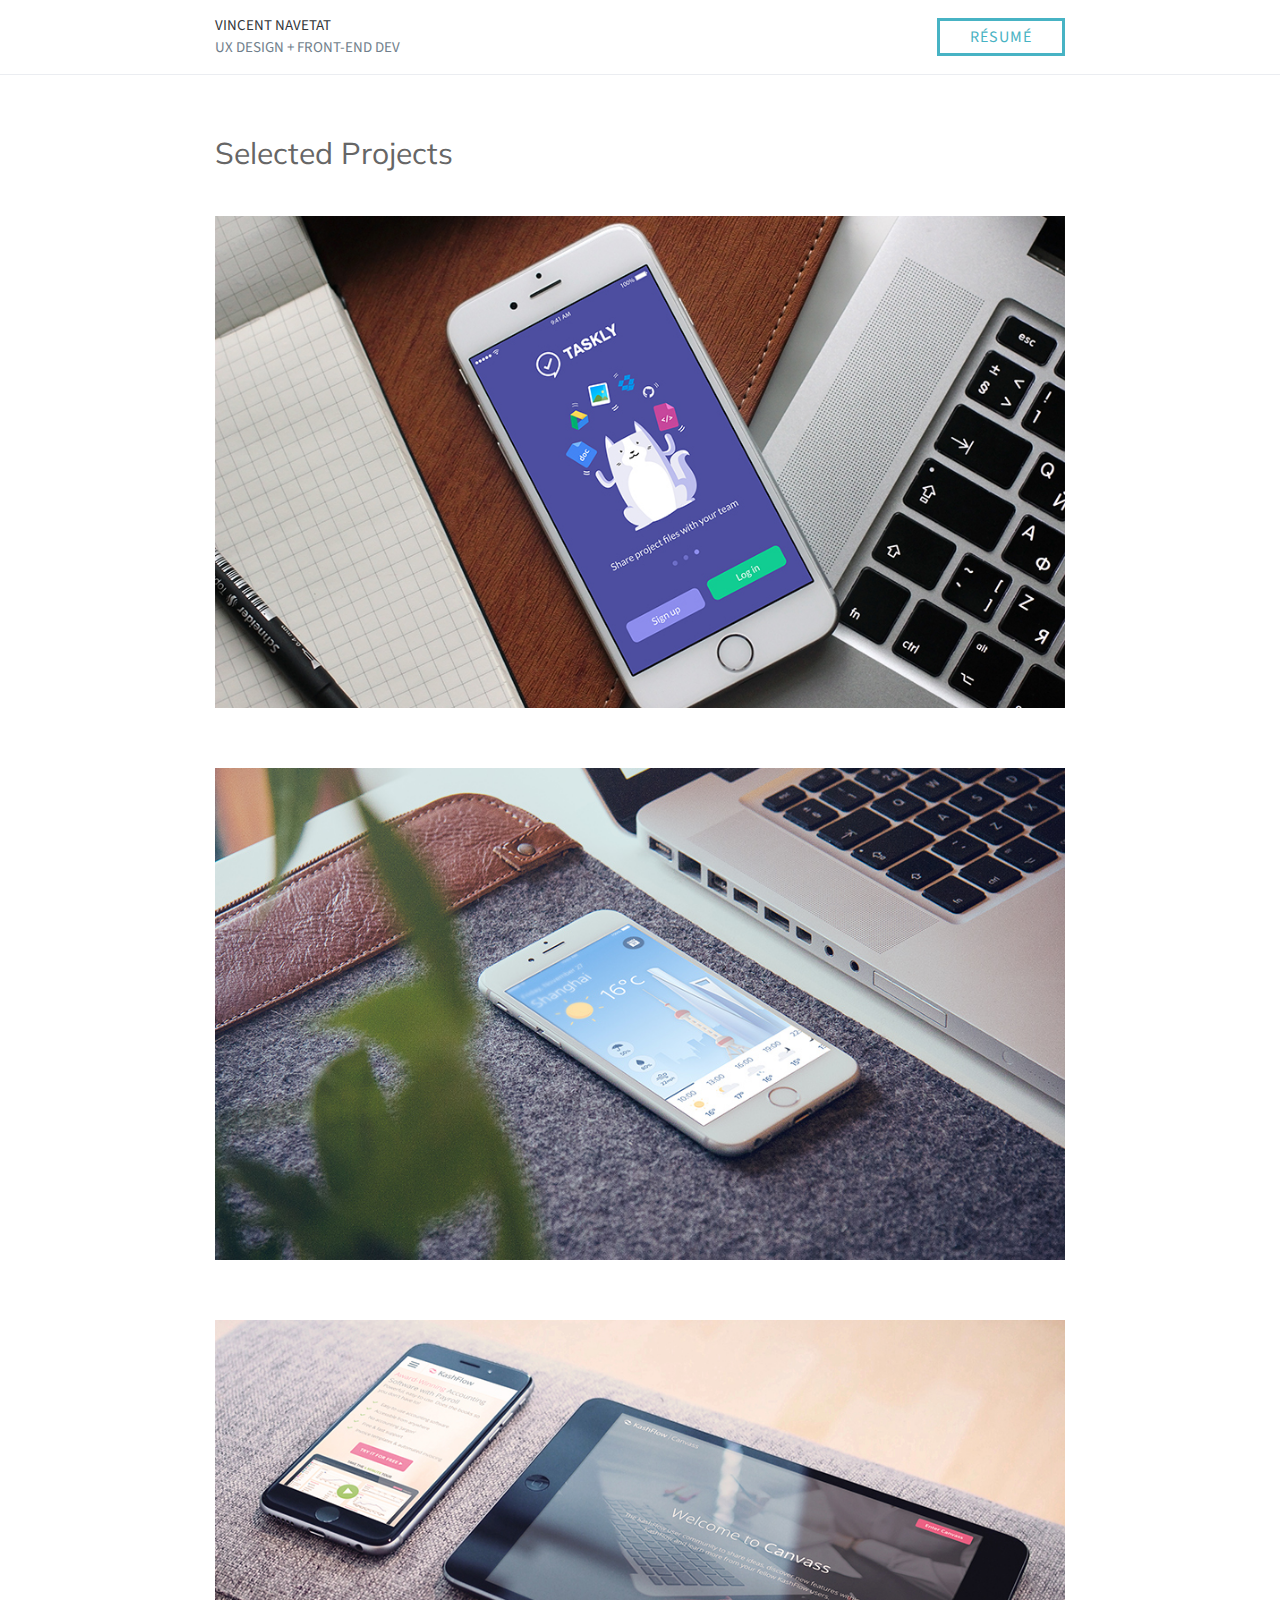
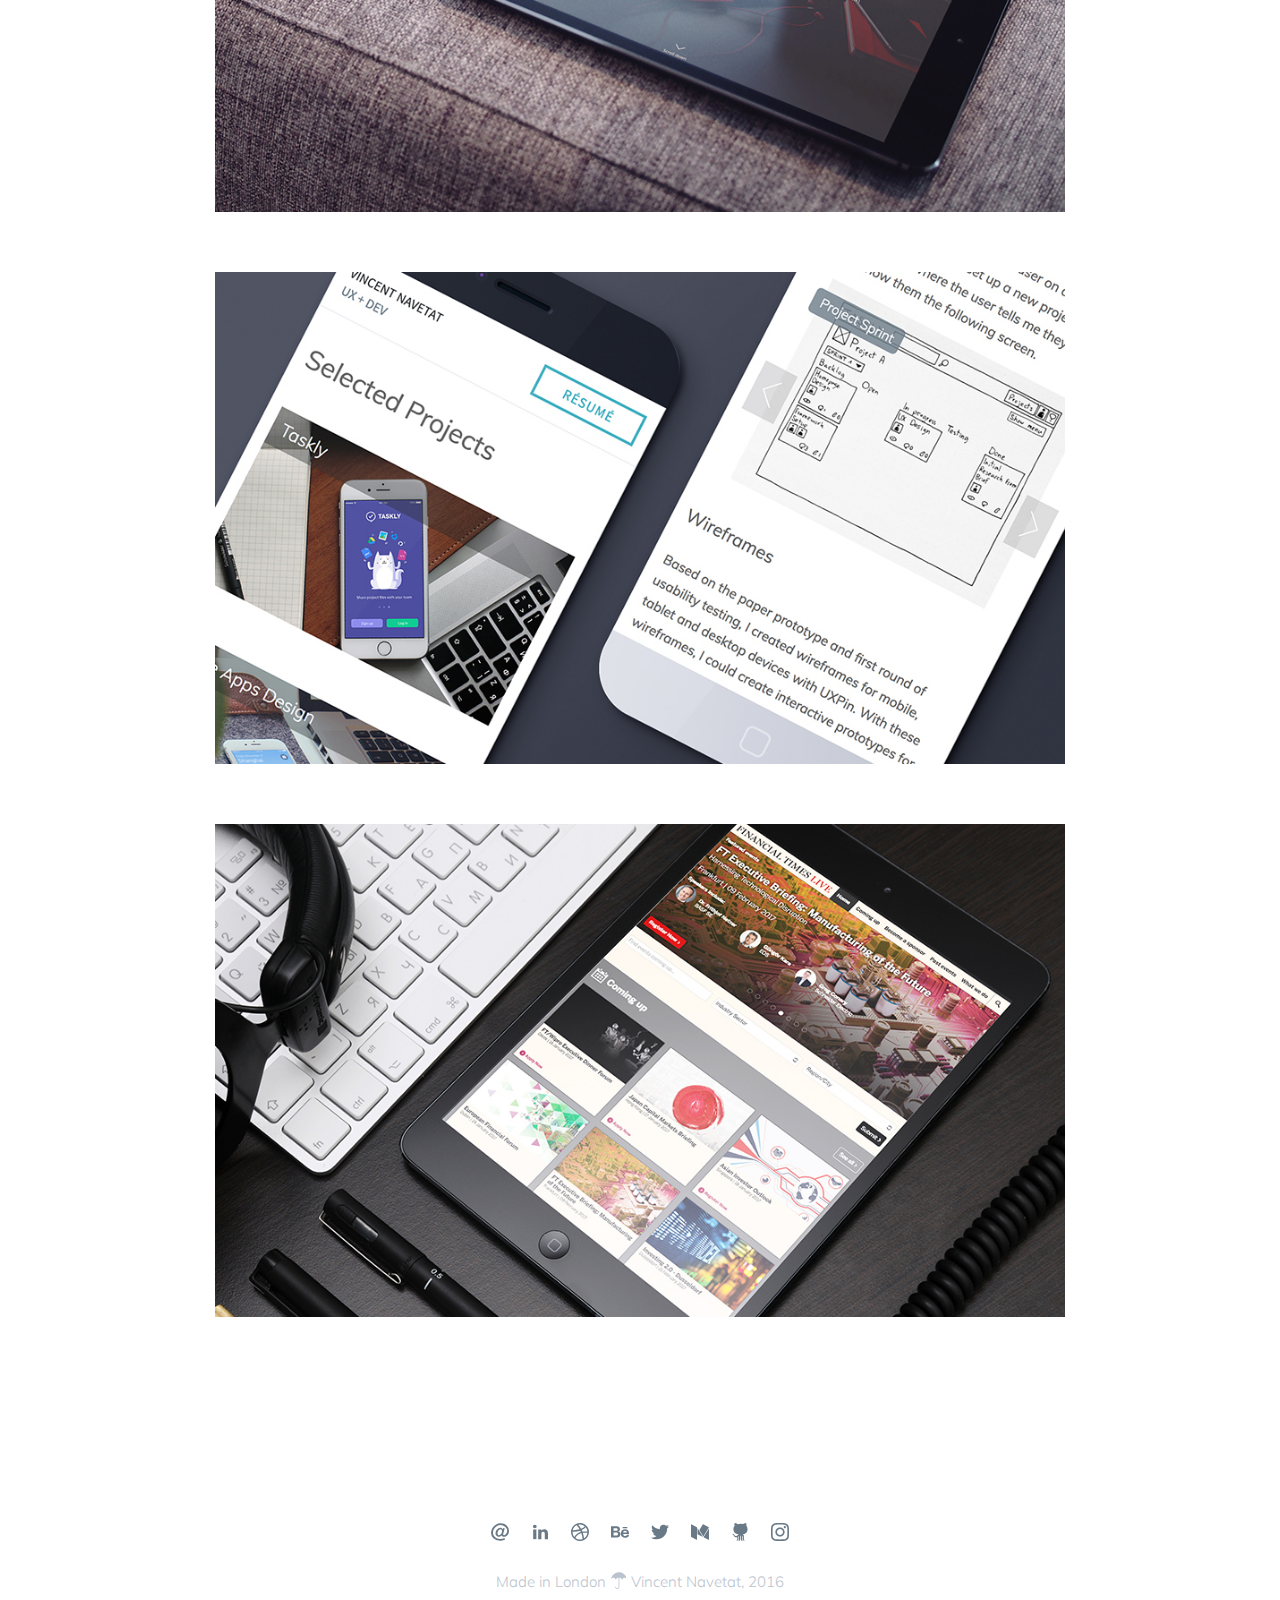
<file: index.html>
<!doctype html>
<html lang="en">
  <head>
    <meta charset="utf-8">
    <meta name="viewport" content="width=device-width, initial-scale=1">
    <meta name="description" content="Portfolio of Vincent Navetat, experienced UX Designer and Web Front-End Developer">
    <meta name="author" content="Vincent Navetat">
    <title>Vincent Navetat - UX Design, Front-End Development</title>
    <link rel="stylesheet" href="./styles.css" type="text/css" media="screen">
  </head>
  <body>
    <div id="app"></div>
    <script src="./index.js"></script>
    <script>
      (function(i,s,o,g,r,a,m){i['GoogleAnalyticsObject']=r;i[r]=i[r]||function(){
      (i[r].q=i[r].q||[]).push(arguments)},i[r].l=1*new Date();a=s.createElement(o),
      m=s.getElementsByTagName(o)[0];a.async=1;a.src=g;m.parentNode.insertBefore(a,m)
      })(window,document,'script','https://www.google-analytics.com/analytics.js','ga');
      ga('create', 'UA-84778972-1', 'auto');
      ga('send', 'pageview');
    </script>
  </body>
</html>
</file>
<file: styles.css>
@import url(https://fonts.googleapis.com/css?family=Muli:300,400|Source+Sans+Pro);/*! normalize.scss v0.1.0 | MIT License | based on git.io/normalize */html{font-family:sans-serif;-ms-text-size-adjust:100%;-webkit-text-size-adjust:100%}body{margin:0}article,aside,details,figcaption,figure,footer,header,hgroup,main,menu,nav,section,summary{display:block}audio,canvas,progress,video{display:inline-block;vertical-align:baseline}audio:not([controls]){display:none;height:0}[hidden],template{display:none}a{background-color:transparent}a:active,a:hover{outline:0}abbr[title]{border-bottom:1px dotted}b,strong{font-weight:700}dfn{font-style:italic}h1{font-size:2em;margin:.67em 0}mark{background:#ff0;color:#000}small{font-size:80%}sub,sup{font-size:75%;line-height:0;position:relative;vertical-align:baseline}sup{top:-.5em}sub{bottom:-.25em}img{border:0}svg:not(:root){overflow:hidden}figure{margin:1em 40px}hr{box-sizing:content-box;height:0}pre{overflow:auto}code,kbd,pre,samp{font-family:monospace,monospace;font-size:1em}button,input,optgroup,select,textarea{color:inherit;font:inherit;margin:0}button{overflow:visible}button,select{text-transform:none}button,html input[type=button],input[type=reset],input[type=submit]{-webkit-appearance:button;cursor:pointer}button[disabled],html input[disabled]{cursor:default}button::-moz-focus-inner,input::-moz-focus-inner{border:0;padding:0}input{line-height:normal}input[type=checkbox],input[type=radio]{box-sizing:border-box;padding:0}input[type=number]::-webkit-inner-spin-button,input[type=number]::-webkit-outer-spin-button{height:auto}input[type=search]{-webkit-appearance:textfield;box-sizing:content-box}input[type=search]::-webkit-search-cancel-button,input[type=search]::-webkit-search-decoration{-webkit-appearance:none}fieldset{border:1px solid silver;margin:0 2px;padding:.35em .625em .75em}legend{border:0;padding:0}textarea{overflow:auto}optgroup{font-weight:700}table{border-collapse:collapse;border-spacing:0}td,th{padding:0}html{box-sizing:border-box}*,:after,:before{box-sizing:inherit}.slick-slider{box-sizing:border-box;-moz-box-sizing:border-box;-webkit-touch-callout:none;-webkit-user-select:none;-moz-user-select:none;-ms-user-select:none;user-select:none;-ms-touch-action:pan-y;touch-action:pan-y;-webkit-tap-highlight-color:transparent}.slick-list,.slick-slider{position:relative;display:block}.slick-list{overflow:hidden;margin:0;padding:0}.slick-list:focus{outline:none}.slick-list.dragging{cursor:pointer;cursor:hand}.slick-slider .slick-track{-webkit-transform:translateZ(0);transform:translateZ(0)}.slick-track{position:relative;left:0;top:0;display:block}.slick-track:after,.slick-track:before{content:"";display:table}.slick-track:after{clear:both}.slick-loading .slick-track{visibility:hidden}.slick-slide{float:left;height:100%;min-height:1px;display:none}[dir=rtl] .slick-slide{float:right}.slick-slide img{display:block}.slick-slide.slick-loading img{display:none}.slick-slide.dragging img{pointer-events:none}.slick-initialized .slick-slide{display:block}.slick-loading .slick-slide{visibility:hidden}.slick-vertical .slick-slide{display:block;height:auto;border:1px solid transparent}.slick-next,.slick-prev{position:absolute;display:block;height:20px;width:20px;line-height:0;font-size:0;cursor:pointer;top:50%;margin-top:-10px;padding:0;border:none}.slick-next,.slick-next:focus,.slick-next:hover,.slick-prev,.slick-prev:focus,.slick-prev:hover{background:transparent;color:transparent;outline:none}.slick-next:focus:before,.slick-next:hover:before,.slick-prev:focus:before,.slick-prev:hover:before{opacity:1}.slick-next.slick-disabled:before,.slick-prev.slick-disabled:before{opacity:.25}.slick-next:before,.slick-prev:before{font-family:slick;font-size:20px;line-height:1;color:#fff;opacity:.75;-webkit-font-smoothing:antialiased;-moz-osx-font-smoothing:grayscale}.slick-prev{left:-25px}[dir=rtl] .slick-prev{left:auto;right:-25px}.slick-prev:before{content:"\E2\2020\90"}[dir=rtl] .slick-prev:before{content:"\E2\2020\2019"}.slick-next{right:-25px}[dir=rtl] .slick-next{left:-25px;right:auto}.slick-next:before{content:"\E2\2020\2019"}[dir=rtl] .slick-next:before{content:"\E2\2020\90"}.slick-slider{margin-bottom:30px}.slick-dots{position:absolute;bottom:-45px;list-style:none;display:block;text-align:center;padding:0;width:100%}.slick-dots li{position:relative;display:inline-block;margin:0 5px;padding:0}.slick-dots li,.slick-dots li button{height:20px;width:20px;cursor:pointer}.slick-dots li button{border:0;background:transparent;display:block;outline:none;line-height:0;font-size:0;color:transparent;padding:5px}.slick-dots li button:focus,.slick-dots li button:hover{outline:none}.slick-dots li button:focus:before,.slick-dots li button:hover:before{opacity:1}.slick-dots li button:before{position:absolute;top:0;left:0;content:"\E2\20AC\A2";width:20px;height:20px;font-family:slick;font-size:6px;line-height:20px;text-align:center;color:#000;opacity:.25;-webkit-font-smoothing:antialiased;-moz-osx-font-smoothing:grayscale}.slick-dots li.slick-active button:before{color:#000;opacity:.75}html{font-size:62.5%}body{color:#666;font-family:Muli,sans-serif;font-size:1.5rem;line-height:2.6rem}img{display:block;max-width:100%}figure{margin:0}.container{max-width:88rem;margin-left:auto;margin-right:auto;padding:0 1.5rem}.container:after{clear:both;content:"";display:block}@media screen and (min-width:96rem){.container{padding:0}}.transition-wrapper{padding-top:10rem;position:relative}@media screen and (min-width:72rem){.transition-wrapper{padding-top:12rem}}@media screen and (min-width:72rem){.page-content{padding:0}}h1,h2,h3{color:#666;font-weight:400}h2{font-size:2rem;margin-bottom:3rem;margin-top:4.5rem}h3{margin-top:3rem}a{color:#3eafc1;text-decoration:none}a:hover{text-decoration:underline}.text-left{text-align:left}.text-right{text-align:right}.text-center{text-align:center}.text-lowercase{text-transform:lowercase}.text-uppercase{text-transform:uppercase}.text-capitalize{text-transform:capitalize}.code{font-family:Courier}.btn{border:.3rem solid #3eafc1;color:#3eafc1;display:inline-block;font-family:Source Sans Pro,sans-serif;font-size:1.6rem;font-weight:400;letter-spacing:.1rem;overflow:hidden;padding:.5rem 3rem;position:relative;text-transform:uppercase}.btn:after{background:#3eafc1;bottom:0;content:'';height:150%;left:-10%;position:absolute;-webkit-transform:skewX(15deg);transform:skewX(15deg);-webkit-transition:all .3s ease-in-out;transition:all .3s ease-in-out;width:0;z-index:-1}.btn:hover{color:#fff;text-decoration:none}.btn:hover:after{left:-10%;width:120%}p .btn{margin-top:1.5rem;padding-bottom:.8rem;padding-top:.8rem}.header{background:#fff;border-bottom:.1rem solid #eaedf1;font-family:Source Sans Pro,sans-serif;font-size:1.5rem;line-height:2.2rem;opacity:.95;padding:1.5rem 0;position:fixed;text-transform:uppercase;width:100%;z-index:2}.header .btn{margin-top:.3rem}.header__side{float:left;display:block;margin-right:2.35765%;width:48.82117%;height:4.4rem}.header__side:last-child{margin-right:0}.header__side--right .header__link{margin-right:3rem}.header__link{text-decoration:none}.header__link span{-webkit-transition:opacity .3s;transition:opacity .3s}.header__link:hover span{opacity:.7;text-decoration:none}.header__description,.header__name{clear:both;float:left}.header__name{color:#282c2f}.header__description{color:#6a7986;display:none}@media screen and (min-width:32rem){.header__description{display:inline-block}}.header__description--mobile{display:inline-block}@media screen and (min-width:32rem){.header__description--mobile{display:none}}.footer{margin:20rem 0 7rem}.footer__social-networks{list-style-type:none;margin-bottom:2rem;padding-left:0}.footer__credits{color:#bbc3ce;font-weight:300}.footer__credits svg{fill:#bbc3ce;height:1.7rem;margin:0 .5rem}.footer__text{vertical-align:10%}.social-network{display:inline}.social-network:not(:first-child) .social-network__link{margin-left:1rem}.social-network__link{border-radius:1.5rem;display:inline-block;height:3rem;padding-top:.6rem;-webkit-transition:box-shadow .2s cubic-bezier(.2,0,.7,1);transition:box-shadow .2s cubic-bezier(.2,0,.7,1);width:3rem}.social-network__link:hover{box-shadow:0 0 .1rem .5rem rgba(106,121,134,.3)}.social-network__link svg{fill:#6a7986;height:1.8rem;width:1.8rem}.social-network__link--linkedin svg{width:1.5rem}.lightbox-link{display:block;position:relative;text-align:center;-webkit-transition:opacity .3s ease;transition:opacity .3s ease}.lightbox-link:before{background:url("data:image/svg+xml;utf8,%3Csvg%20xmlns%3D%22http%3A%2F%2Fwww.w3.org%2F2000%2Fsvg%22%20viewBox%3D%220%200%2065.02%2067.02%22%3E%3Cpath%20fill%3D%22%23fff%22%20d%3D%22M24.28%2C0a24.89%2C24.89%2C0%2C0%2C1%2C3.51.28A24.06%2C24.06%2C0%2C0%2C1%2C40.66%2C6.57%2C24.28%2C24.28%2C0%2C0%2C1%2C45.54%2C13a24%2C24%2C0%2C0%2C1%2C2.28%2C6.55A24.27%2C24.27%2C0%2C0%2C1%2C48%2C27.34%2C24.11%2C24.11%2C0%2C0%2C1%2C7.48%2C41.58%2C24.14%2C24.14%2C0%2C0%2C1%2C13.93%2C2.26%2C24%2C24%2C0%2C0%2C1%2C20.16.33%2C24.77%2C24.77%2C0%2C0%2C1%2C23.66%2C0ZM24%2C6.25a18.52%2C18.52%2C0%2C0%2C0-2.61.21%2C17.77%2C17.77%2C0%2C0%2C0-4.63%2C1.37%2C17.87%2C17.87%2C0%2C1%2C0%2C23.46%2C24%2C17.76%2C17.76%2C0%2C0%2C0%2C1.57-5.13%2C18%2C18%2C0%2C0%2C0-.13-6A17.75%2C17.75%2C0%2C0%2C0%2C40%2C15.9a18%2C18%2C0%2C0%2C0-8.32-8%2C17.77%2C17.77%2C0%2C0%2C0-4.6-1.43%2C18.53%2C18.53%2C0%2C0%2C0-2.6-.24Z%22%2F%3E%3Cpath%20fill%3D%22%23fff%22%20d%3D%22M38.2%2C36.86a3.81%2C3.81%2C0%2C0%2C1%2C.51.08%2C3.12%2C3.12%2C0%2C0%2C1%2C.95.4%2C3%2C3%2C0%2C0%2C1%2C.41.31l.13.12L64.11%2C61.69a3.68%2C3.68%2C0%2C0%2C1%2C.33.39%2C3.11%2C3.11%2C0%2C0%2C1%2C.45.92%2C3.13%2C3.13%2C0%2C0%2C1-4.95%2C3.33%2C3%2C3%2C0%2C0%2C1-.26-.23L35.77%2C42.19a3.68%2C3.68%2C0%2C0%2C1-.33-.39%2C3.13%2C3.13%2C0%2C0%2C1-.58-1.94%2C3.12%2C3.12%2C0%2C0%2C1%2C2.82-3h.52Z%22%2F%3E%3C%2Fsvg%3E");content:'';display:inline-block;height:2rem;position:absolute;right:.8rem;top:.8rem;-webkit-transition:opacity .2s ease-out;transition:opacity .2s ease-out;width:1.9rem;z-index:2}.lightbox-link:hover .lightbox-link__overlay{opacity:.6}.lightbox-link__overlay{border-left:5.8rem solid transparent;border-top:5.8rem solid #282c2f;height:0;opacity:.4;position:absolute;right:0;top:0;-webkit-transition:opacity .2s ease-out;transition:opacity .2s ease-out;width:0;z-index:1}.nav-arrow{border-radius:50%;color:#6a7986;height:7.5rem;margin-top:4.5rem;padding-top:2.5rem;text-align:center;top:50%;-webkit-transition:box-shadow .4s cubic-bezier(.2,0,.7,1);transition:box-shadow .4s cubic-bezier(.2,0,.7,1);width:7.5rem;z-index:1}.nav-arrow:hover{box-shadow:0 0 .1rem .75rem rgba(106,121,134,.3),0 0 .1rem 1.5rem rgba(106,121,134,.2),0 0 .1rem 2.25rem rgba(106,121,134,.1);text-decoration:none}.nav-arrow__prev{float:left;margin-left:3rem}.nav-arrow__prev:before{content:'\2190   ';font-family:Source Sans Pro,sans-serif}.nav-arrow__next{float:right;margin-right:3rem}.nav-arrow__next:after{content:' \2192';font-family:Source Sans Pro,sans-serif}@media screen and (min-width:72rem){.nav-arrow{margin-top:-3.75rem;padding-top:2.5rem;position:fixed}.nav-arrow__prev{left:5.5rem;margin-left:0}.nav-arrow__next{margin-right:0;right:5.5rem}}.project-cards{margin-top:5rem}.project-card{display:block;margin-bottom:6rem;max-height:50rem;overflow:hidden;position:relative}@media screen and (min-width:72rem){.project-card:hover .project-card__overlay-background{opacity:.4}.project-card:hover .project-card__overlay-line{width:6%}.project-card:hover .project-card__overlay-text{opacity:1;-webkit-transform:translate(1rem);transform:translate(1rem)}.project-card:hover .project-card__image{-webkit-transform:scale(1.05);transform:scale(1.05);-webkit-transition:-webkit-transform 3s linear;transition:-webkit-transform 3s linear;transition:transform 3s linear;transition:transform 3s linear,-webkit-transform 3s linear}}.project-card__overlay-background{background:#282c2f;height:4.5rem;opacity:.4;position:absolute;top:0;width:100%}@media screen and (min-width:32rem){.project-card__overlay-background{height:15rem}}@media screen and (min-width:72rem){.project-card__overlay-background{bottom:0;height:100%;left:0;right:0;-webkit-transition:opacity .3s ease-in;transition:opacity .3s ease-in;z-index:1}}.project-card__overlay-line{border-top:.1rem solid #fff;display:none;left:3%;margin-left:1rem;position:absolute;top:16%;-webkit-transition:width .2s ease-out;transition:width .2s ease-out;width:0;z-index:1}@media screen and (min-width:72rem){.project-card__overlay-line{display:block}}.project-card__overlay-content{color:#fff;left:3%;position:absolute;z-index:1}@media screen and (min-width:32rem){.project-card__overlay-content{top:3rem}}@media screen and (min-width:72rem){.project-card__overlay-content{top:18%}}.project-card__overlay-text{opacity:1}@media screen and (min-width:72rem){.project-card__overlay-background,.project-card__overlay-text{opacity:0}}.project-card__image{-webkit-transition:-webkit-transform .3s linear;transition:-webkit-transform .3s linear;transition:transform .3s linear;transition:transform .3s linear,-webkit-transform .3s linear;width:100%}.project-card__description,.project-card__skillset{display:none;font-size:1.5rem}@media screen and (min-width:32rem){.project-card__description,.project-card__skillset{display:block}}.project-card__description,.project-card__name,.project-card__skillset{-webkit-transition:opacity .3s ease-out,-webkit-transform .3s ease-out;transition:opacity .3s ease-out,-webkit-transform .3s ease-out;transition:transform .3s ease-out,opacity .3s ease-out;transition:transform .3s ease-out,opacity .3s ease-out,-webkit-transform .3s ease-out}.project-card__description{-webkit-transition-delay:.1s;transition-delay:.1s}.project-card__name{color:#fff;font-weight:300;margin-top:1rem;-webkit-transition-delay:.2s;transition-delay:.2s}@media screen and (min-width:32rem){.project-card__name{font-size:3.5rem;font-weight:400}}@media screen and (min-width:72rem){.project-card__name{font-size:5rem;line-height:5rem}}.project__footer{margin-top:8rem}.slick-arrow{height:6rem;opacity:.7;-webkit-transition:all .3s ease;transition:all .3s ease;width:4rem;z-index:1}.slick-arrow:before{content:'';display:block;height:6rem;width:4rem}.slick-arrow:hover{opacity:1}.slick-disabled{cursor:default}.slick-prev{left:0}.slick-prev:before{background:rgba(40,44,47,.3) url("[data-uri]") no-repeat 50%}.slick-next{right:0}.slick-next:before{background:rgba(40,44,47,.3) url("[data-uri]") no-repeat 50%}.slick-slide figcaption{background:rgba(106,121,134,.8);border-radius:.5rem;color:#fff;display:inline-block;font-weight:300;height:3rem;line-height:3rem;margin:1.5rem 0 0 1.5rem;padding:0 1rem;position:absolute}.tags-wrapper{max-width:100%;margin-left:auto;margin-right:auto;margin:4.5rem 0}.tags-wrapper:after{clear:both;content:"";display:block}@media screen and (min-width:72rem){.tags-wrapper{margin-top:6rem}}.tag,.tags{float:left}.tags{margin-right:3rem;text-transform:uppercase}.tags :last-child{margin-right:0}.tag{background:#eaedf1;border-radius:.5rem;color:#666;font-size:1.3rem;font-weight:300;margin-bottom:1.5rem;margin-right:.8rem;padding:.1rem 1.2rem}.tag__category{color:#bbc3ce;font-size:1.2rem;font-weight:400}.fade-wait-appear.fade-wait-appear-active,.fade-wait-enter.fade-wait-enter-active,.fade-wait-leave.fade-wait-leave-active{-webkit-transition:opacity .5s ease-in;transition:opacity .5s ease-in}.fade-wait-appear,.fade-wait-enter,.fade-wait-leave.fade-wait-leave-active{opacity:0}.fade-wait-appear.fade-wait-appear-active,.fade-wait-enter.fade-wait-enter-active,.fade-wait-leave{opacity:1}.personas{max-width:1200px;margin-left:auto;margin-right:auto}.personas:after{clear:both;content:"";display:block}.persona{float:left;display:block;margin-right:2.35765%;width:31.76157%}.persona:last-child{margin-right:0}.file-download{display:inline-block;margin:3rem 0 1.5rem;width:100%}
/*# sourceMappingURL=index.map*/
</file>
